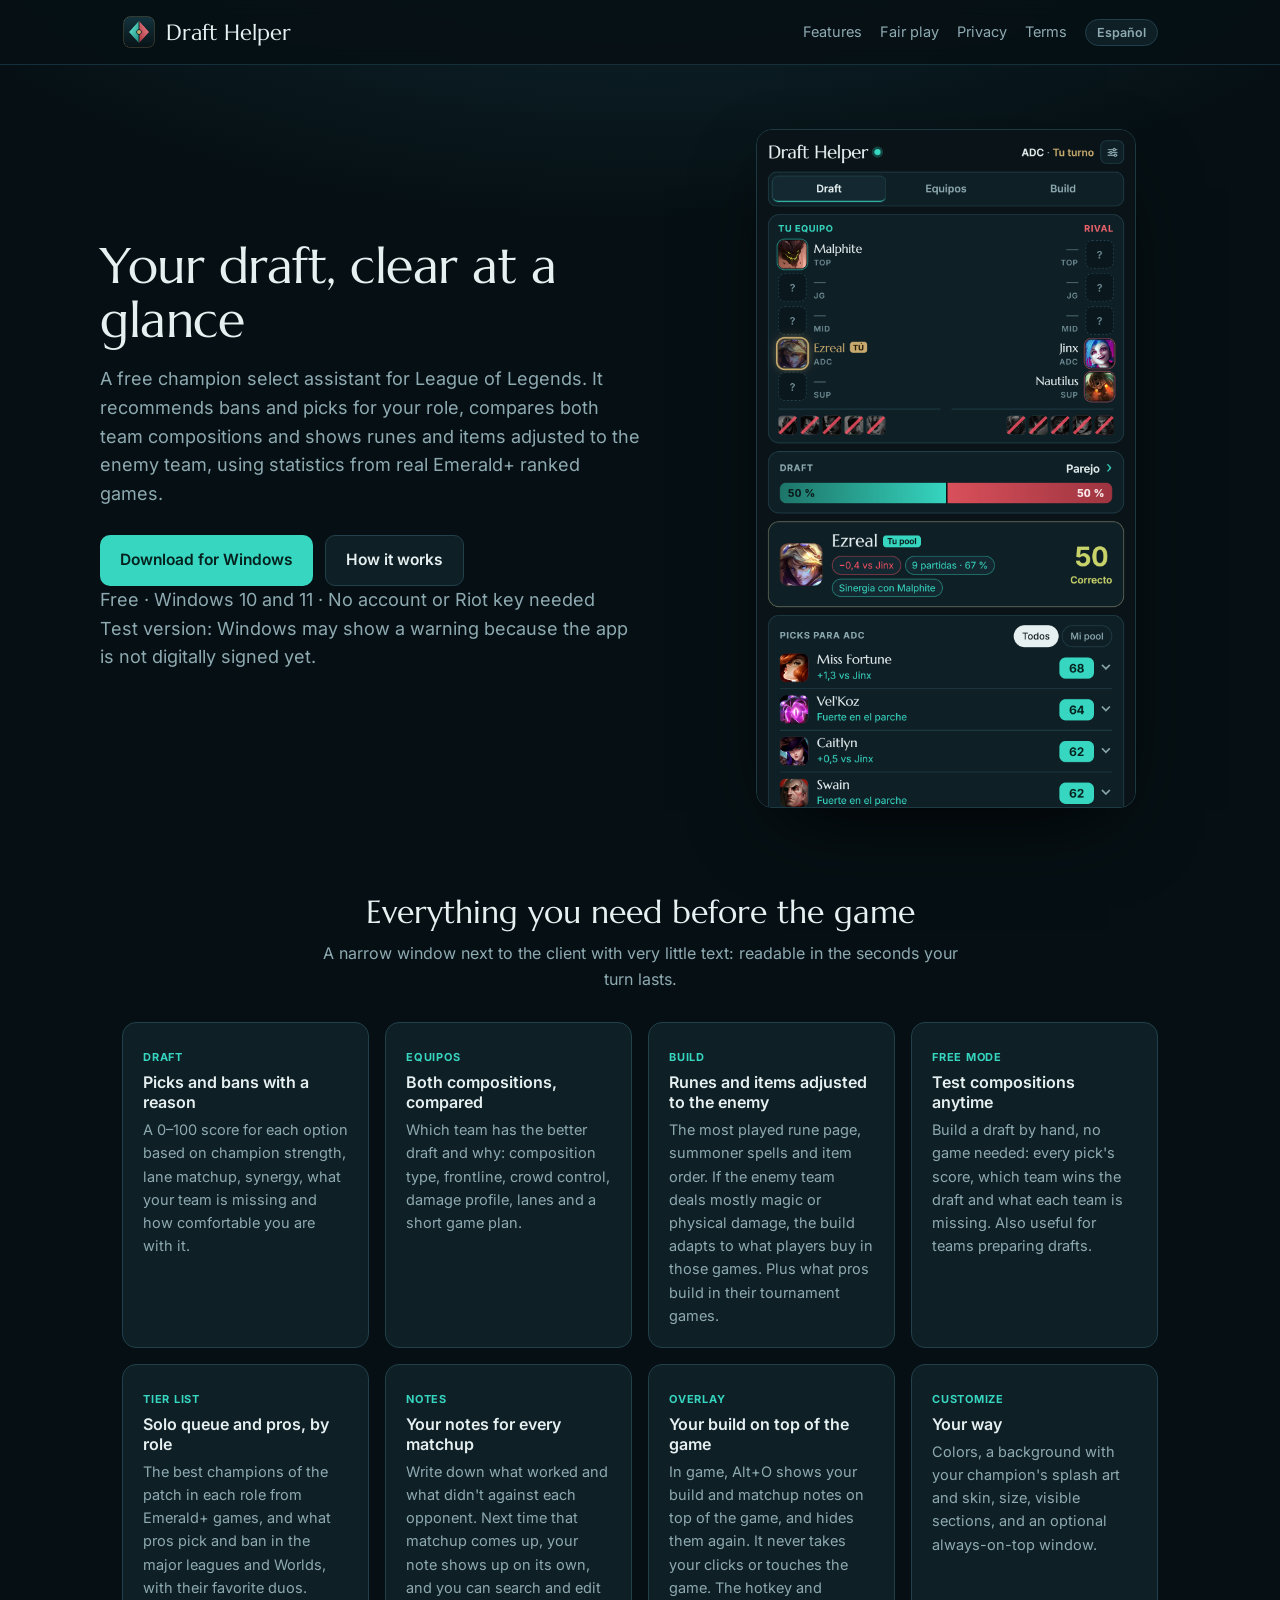
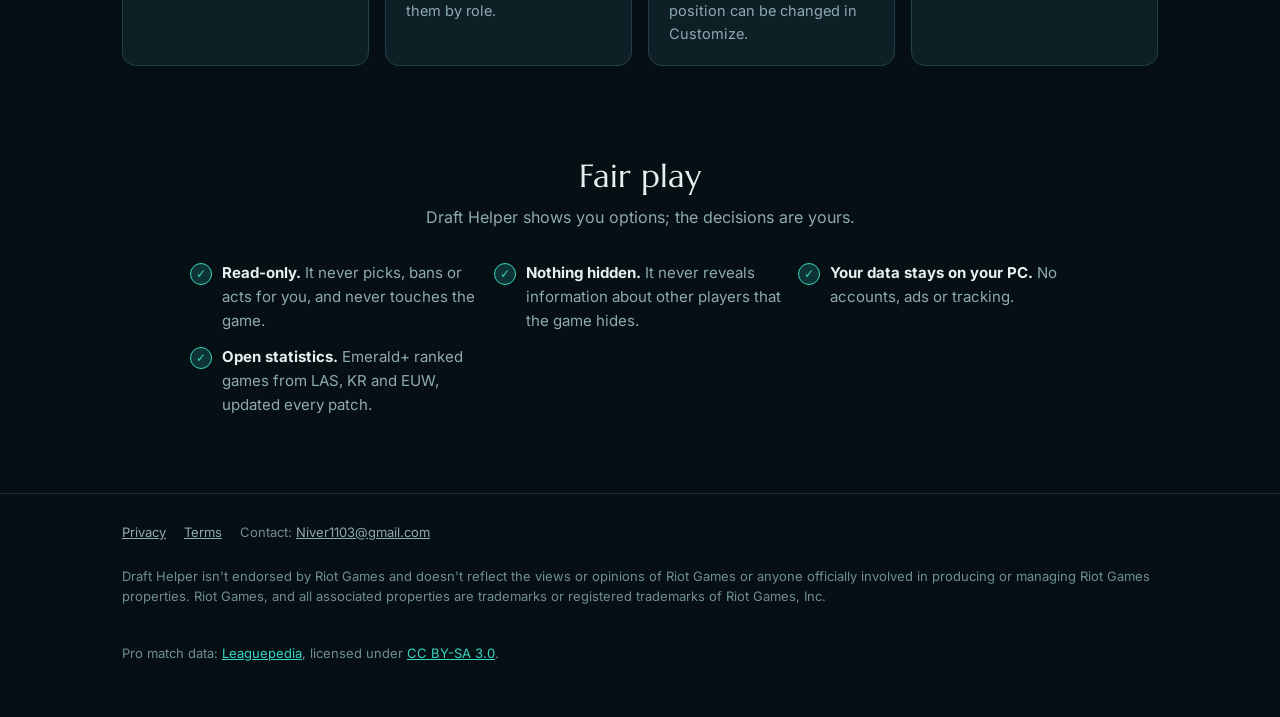
<file: index.html>
<!DOCTYPE html>
<html lang="es" data-idioma="es">
<head>
<meta charset="utf-8">
<meta name="viewport" content="width=device-width, initial-scale=1">
<title>Draft Helper · Asistente de selección de campeones para League of Legends</title>
<meta name="description" content="Asistente gratuito para la selección de campeones de League of Legends: bans, picks, composición y builds ajustadas al rival, con estadísticas de partidas reales.">
<link rel="icon" href="img/favicon.png">
<link rel="stylesheet" href="estilo.css">
<script src="idioma.js"></script>
</head>
<body>
<header><div class="contenedor">
  <a class="marca" href="index.html"><img src="img/icono.png" alt="">Draft Helper</a>
  <nav>
    <a class="extra" href="#funciones"><span lang="es">Funciones</span><span lang="en">Features</span></a>
    <a class="extra" href="#juego-limpio"><span lang="es">Juego limpio</span><span lang="en">Fair play</span></a>
    <a href="privacidad.html"><span lang="es">Privacidad</span><span lang="en">Privacy</span></a>
    <a href="terminos.html"><span lang="es">Términos</span><span lang="en">Terms</span></a>
    <button class="idioma" type="button" data-cambiar-idioma><span lang="es">English</span><span lang="en">Español</span></button>
  </nav>
</div></header>

<main>
<div class="contenedor heroe">
  <div>
    <h1><span lang="es">Tu draft, claro de un vistazo</span><span lang="en">Your draft, clear at a glance</span></h1>
    <p lang="es">Asistente gratuito para la selección de campeones de League of Legends. Recomienda bans y picks para tu rol, compara las dos composiciones y te muestra runas y objetos ajustados al rival, con estadísticas de partidas reales de Esmeralda o más.</p>
    <p lang="en">A free champion select assistant for League of Legends. It recommends bans and picks for your role, compares both team compositions and shows runes and items adjusted to the enemy team, using statistics from real Emerald+ ranked games.</p>
    <div class="botones">
      <a class="boton principal" href="https://github.com/N1V3R-fix/n1v3r-fix.github.io/releases/latest/download/DraftHelper-Instalador.exe"><span lang="es">Descargar para Windows</span><span lang="en">Download for Windows</span></a>
      <a class="boton secundario" href="#funciones"><span lang="es">Cómo funciona</span><span lang="en">How it works</span></a>
    </div>
    <p class="nota"><span lang="es">Gratis · Windows 10 y 11 · Sin cuenta ni clave de Riot</span><span lang="en">Free · Windows 10 and 11 · No account or Riot key needed</span><br>
    <span lang="es">Versión de prueba: Windows puede mostrar una advertencia porque la app todavía no tiene firma digital.</span><span lang="en">Test version: Windows may show a warning because the app is not digitally signed yet.</span></p>
  </div>
  <div class="capturas">
    <img src="img/captura-draft.png" alt="Draft Helper: pestaña Draft" width="1200" height="2150">
  </div>
</div>

<section id="funciones"><div class="contenedor">
  <h2><span lang="es">Todo lo que necesitas antes de la partida</span><span lang="en">Everything you need before the game</span></h2>
  <p class="sub"><span lang="es">Una ventana angosta al lado del cliente, con poco texto: se lee en los segundos que dura tu turno.</span><span lang="en">A narrow window next to the client with very little text: readable in the seconds your turn lasts.</span></p>
  <div class="rejilla">
    <div class="tarjeta"><span class="tag">Draft</span>
      <h3><span lang="es">Picks y bans con su razón</span><span lang="en">Picks and bans with a reason</span></h3>
      <p lang="es">Una nota de 0 a 100 para cada opción, según la fuerza del campeón, la línea, la sinergia, lo que le falta a tu equipo y tu comodidad con él.</p>
      <p lang="en">A 0–100 score for each option based on champion strength, lane matchup, synergy, what your team is missing and how comfortable you are with it.</p></div>
    <div class="tarjeta"><span class="tag">Equipos</span>
      <h3><span lang="es">Las dos composiciones, comparadas</span><span lang="en">Both compositions, compared</span></h3>
      <p lang="es">Quién llega mejor al draft y por qué: tipo de composición, frontline, control, daño, líneas y un plan corto para la partida.</p>
      <p lang="en">Which team has the better draft and why: composition type, frontline, crowd control, damage profile, lanes and a short game plan.</p></div>
    <div class="tarjeta"><span class="tag">Build</span>
      <h3><span lang="es">Runas y objetos ajustados al rival</span><span lang="en">Runes and items adjusted to the enemy</span></h3>
      <p lang="es">La página de runas, los hechizos y el orden de objetos más usados. Si el rival tiene mucho daño mágico o físico, la build cambia según lo que compran los jugadores en esas partidas. Y lo que arman los pros en sus torneos.</p>
      <p lang="en">The most played rune page, summoner spells and item order. If the enemy team deals mostly magic or physical damage, the build adapts to what players buy in those games. Plus what pros build in their tournament games.</p></div>
    <div class="tarjeta"><span class="tag" lang="es">Modo libre</span><span class="tag" lang="en">Free mode</span>
      <h3><span lang="es">Prueba composiciones cuando quieras</span><span lang="en">Test compositions anytime</span></h3>
      <p lang="es">Arma un draft a mano, sin estar en partida: la nota de cada pick, quién gana el draft y qué le falta a cada equipo. Sirve también para equipos que preparan drafts.</p>
      <p lang="en">Build a draft by hand, no game needed: every pick's score, which team wins the draft and what each team is missing. Also useful for teams preparing drafts.</p></div>
    <div class="tarjeta"><span class="tag">Tier list</span>
      <h3><span lang="es">SoloQ y pros, por rol</span><span lang="en">Solo queue and pros, by role</span></h3>
      <p lang="es">Los mejores campeones del parche en cada rol según partidas de Esmeralda o más, y lo que eligen y banean los pros en las ligas principales y el Mundial, con sus duplas favoritas.</p>
      <p lang="en">The best champions of the patch in each role from Emerald+ games, and what pros pick and ban in the major leagues and Worlds, with their favorite duos.</p></div>
    <div class="tarjeta"><span class="tag" lang="es">Notas</span><span class="tag" lang="en">Notes</span>
      <h3><span lang="es">Tus notas de cada matchup</span><span lang="en">Your notes for every matchup</span></h3>
      <p lang="es">Anota qué te sirvió y qué no contra cada rival. La próxima vez que se dé ese matchup, la nota aparece sola, y puedes buscarlas y editarlas por rol.</p>
      <p lang="en">Write down what worked and what didn't against each opponent. Next time that matchup comes up, your note shows up on its own, and you can search and edit them by role.</p></div>
    <div class="tarjeta"><span class="tag">Overlay</span>
      <h3><span lang="es">Tu build encima del juego</span><span lang="en">Your build on top of the game</span></h3>
      <p lang="es">Durante la partida, Alt+O muestra tu build y tus notas del matchup encima del juego, y las vuelve a ocultar. No recibe clics ni toca el juego. El atajo y la posición se cambian en Personalizar.</p>
      <p lang="en">In game, Alt+O shows your build and matchup notes on top of the game, and hides them again. It never takes your clicks or touches the game. The hotkey and position can be changed in Customize.</p></div>
    <div class="tarjeta"><span class="tag" lang="es">Personalizar</span><span class="tag" lang="en">Customize</span>
      <h3><span lang="es">A tu manera</span><span lang="en">Your way</span></h3>
      <p lang="es">Colores, fondo con el arte de tu campeón y su aspecto, tamaño, secciones visibles y una ventana que queda encima del juego si quieres.</p>
      <p lang="en">Colors, a background with your champion's splash art and skin, size, visible sections, and an optional always-on-top window.</p></div>
  </div>
</div></section>

<section id="juego-limpio"><div class="contenedor">
  <h2><span lang="es">Juego limpio</span><span lang="en">Fair play</span></h2>
  <p class="sub"><span lang="es">Draft Helper te muestra opciones; las decisiones son tuyas.</span><span lang="en">Draft Helper shows you options; the decisions are yours.</span></p>
  <div class="limpio">
    <div><i>✓</i><span lang="es"><b>Solo lee el cliente.</b> Nunca elige, banea ni hace nada por ti, y no toca el juego.</span><span lang="en"><b>Read-only.</b> It never picks, bans or acts for you, and never touches the game.</span></div>
    <div><i>✓</i><span lang="es"><b>Nada oculto.</b> No muestra información de otros jugadores que el juego esconde.</span><span lang="en"><b>Nothing hidden.</b> It never reveals information about other players that the game hides.</span></div>
    <div><i>✓</i><span lang="es"><b>Tus datos se quedan en tu PC.</b> Sin cuentas, publicidad ni seguimiento.</span><span lang="en"><b>Your data stays on your PC.</b> No accounts, ads or tracking.</span></div>
    <div><i>✓</i><span lang="es"><b>Estadísticas abiertas.</b> Partidas clasificatorias de Esmeralda o más en LAS, KR y EUW, actualizadas cada parche.</span><span lang="en"><b>Open statistics.</b> Emerald+ ranked games from LAS, KR and EUW, updated every patch.</span></div>
  </div>
</div></section>
</main>

<footer><div class="contenedor">
  <div class="enlaces"><a href="privacidad.html"><span lang="es">Privacidad</span><span lang="en">Privacy</span></a><a href="terminos.html"><span lang="es">Términos</span><span lang="en">Terms</span></a><span><span lang="es">Contacto</span><span lang="en">Contact</span>: <a href="mailto:Niver1103@gmail.com">Niver1103@gmail.com</a></span></div>
  <p>Draft Helper isn't endorsed by Riot Games and doesn't reflect the views or opinions of Riot Games or anyone officially involved in producing or managing Riot Games properties. Riot Games, and all associated properties are trademarks or registered trademarks of Riot Games, Inc.</p>
  <p><span lang="es">Datos de partidas profesionales: <a href="https://lol.fandom.com">Leaguepedia</a>, con licencia <a href="https://creativecommons.org/licenses/by-sa/3.0/">CC BY-SA 3.0</a>.</span><span lang="en">Pro match data: <a href="https://lol.fandom.com">Leaguepedia</a>, licensed under <a href="https://creativecommons.org/licenses/by-sa/3.0/">CC BY-SA 3.0</a>.</span></p>
</div></footer>
</body>
</html>
</file>
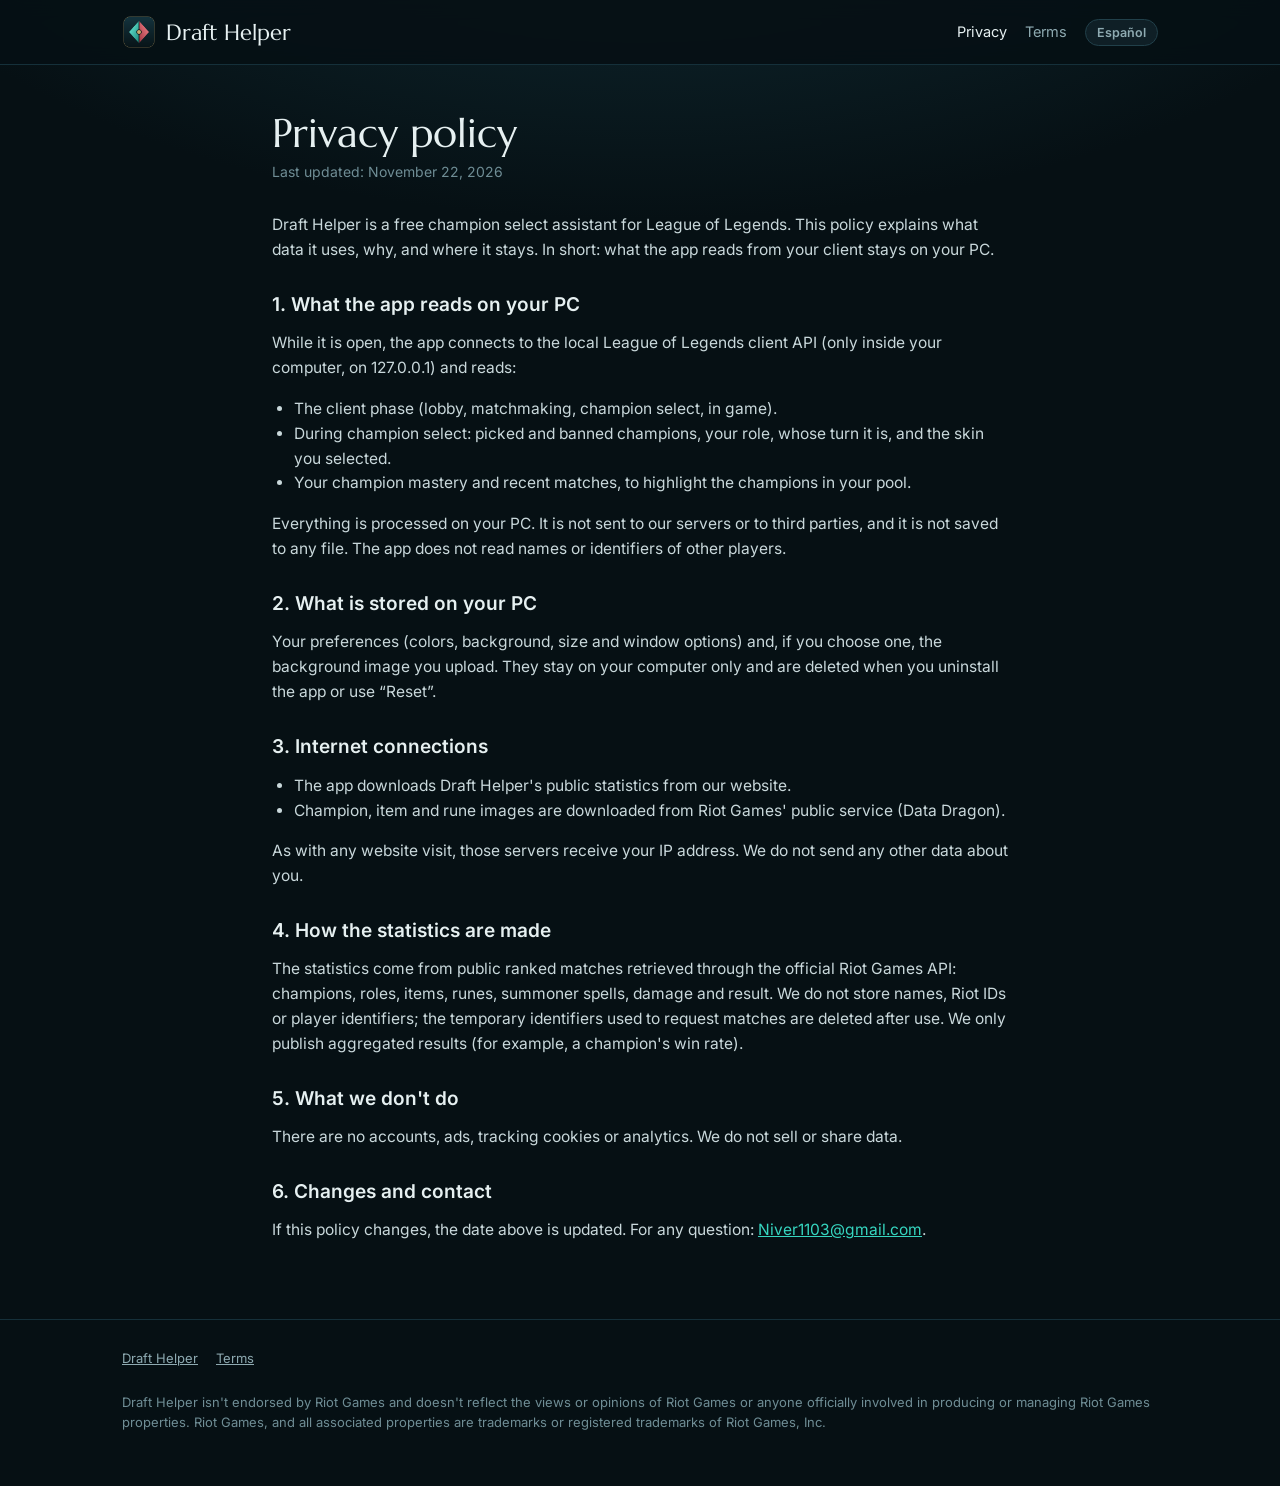
<file: privacidad.html>
<!DOCTYPE html>
<html lang="es" data-idioma="es">
<head>
<meta charset="utf-8">
<meta name="viewport" content="width=device-width, initial-scale=1">
<title>Draft Helper · Política de privacidad / Privacy policy</title>
<link rel="icon" href="img/favicon.png">
<link rel="stylesheet" href="estilo.css">
<script src="idioma.js"></script>
</head>
<body>
<header><div class="contenedor">
  <a class="marca" href="index.html"><img src="img/icono.png" alt="">Draft Helper</a>
  <nav>
    <a class="on" href="privacidad.html"><span lang="es">Privacidad</span><span lang="en">Privacy</span></a>
    <a href="terminos.html"><span lang="es">Términos</span><span lang="en">Terms</span></a>
    <button class="idioma" type="button" data-cambiar-idioma><span lang="es">English</span><span lang="en">Español</span></button>
  </nav>
</div></header>

<main class="documento">
<div lang="es">
  <h1>Política de privacidad</h1>
  <p class="fecha">Última actualización: 22 de noviembre de 2026</p>
  <p>Draft Helper es un asistente gratuito para la selección de campeones de League of Legends. Esta política explica qué datos usa, para qué y dónde quedan. En resumen: lo que la app lee de tu cliente se queda en tu PC.</p>

  <h2>1. Lo que la app lee en tu PC</h2>
  <p>Mientras está abierta, la app se conecta a la API local del cliente de League of Legends (solo dentro de tu computador, en 127.0.0.1) y lee:</p>
  <ul>
    <li>La fase del cliente (sala, búsqueda, selección, partida).</li>
    <li>Durante la selección: los campeones elegidos y baneados, tu rol, el turno, y el aspecto que elegiste.</li>
    <li>Tu maestría de campeones y tus partidas recientes, para marcar los campeones de tu pool.</li>
  </ul>
  <p>Todo se procesa en tu PC. No se envía a nuestros servidores ni a terceros, y no se guarda en ningún archivo. La app no lee nombres ni identificadores de otros jugadores.</p>

  <h2>2. Lo que se guarda en tu PC</h2>
  <p>Tus preferencias (colores, fondo, tamaño y opciones de la ventana) y, si eliges una, la imagen de fondo que subas. Quedan solo en tu computador y se borran al desinstalar la app o al usar «Restablecer».</p>

  <h2>3. Conexiones a internet</h2>
  <ul>
    <li>La app descarga las estadísticas públicas de Draft Helper desde nuestro sitio.</li>
    <li>Las imágenes de campeones, objetos y runas se descargan del servicio público de Riot Games (Data Dragon).</li>
  </ul>
  <p>Como cualquier visita a un sitio web, esos servidores reciben tu dirección IP. No enviamos ningún otro dato tuyo.</p>

  <h2>4. Cómo se hacen las estadísticas</h2>
  <p>Las estadísticas salen de partidas clasificatorias públicas obtenidas con la API oficial de Riot Games: campeones, roles, objetos, runas, hechizos, daño y resultado. No guardamos nombres, Riot ID ni identificadores de jugadores; los identificadores temporales que se usan para pedir las partidas se borran después de usarlos. Solo publicamos resultados agregados (por ejemplo, el porcentaje de victorias de un campeón).</p>

  <h2>5. Lo que no hacemos</h2>
  <p>No hay cuentas, publicidad, cookies de seguimiento ni analítica. No vendemos ni compartimos datos.</p>

  <h2>6. Cambios y contacto</h2>
  <p>Si esta política cambia, la fecha de arriba se actualiza. Para cualquier consulta: <a href="mailto:Niver1103@gmail.com">Niver1103@gmail.com</a>.</p>
</div>

<div lang="en">
  <h1>Privacy policy</h1>
  <p class="fecha">Last updated: November 22, 2026</p>
  <p>Draft Helper is a free champion select assistant for League of Legends. This policy explains what data it uses, why, and where it stays. In short: what the app reads from your client stays on your PC.</p>

  <h2>1. What the app reads on your PC</h2>
  <p>While it is open, the app connects to the local League of Legends client API (only inside your computer, on 127.0.0.1) and reads:</p>
  <ul>
    <li>The client phase (lobby, matchmaking, champion select, in game).</li>
    <li>During champion select: picked and banned champions, your role, whose turn it is, and the skin you selected.</li>
    <li>Your champion mastery and recent matches, to highlight the champions in your pool.</li>
  </ul>
  <p>Everything is processed on your PC. It is not sent to our servers or to third parties, and it is not saved to any file. The app does not read names or identifiers of other players.</p>

  <h2>2. What is stored on your PC</h2>
  <p>Your preferences (colors, background, size and window options) and, if you choose one, the background image you upload. They stay on your computer only and are deleted when you uninstall the app or use “Reset”.</p>

  <h2>3. Internet connections</h2>
  <ul>
    <li>The app downloads Draft Helper's public statistics from our website.</li>
    <li>Champion, item and rune images are downloaded from Riot Games' public service (Data Dragon).</li>
  </ul>
  <p>As with any website visit, those servers receive your IP address. We do not send any other data about you.</p>

  <h2>4. How the statistics are made</h2>
  <p>The statistics come from public ranked matches retrieved through the official Riot Games API: champions, roles, items, runes, summoner spells, damage and result. We do not store names, Riot IDs or player identifiers; the temporary identifiers used to request matches are deleted after use. We only publish aggregated results (for example, a champion's win rate).</p>

  <h2>5. What we don't do</h2>
  <p>There are no accounts, ads, tracking cookies or analytics. We do not sell or share data.</p>

  <h2>6. Changes and contact</h2>
  <p>If this policy changes, the date above is updated. For any question: <a href="mailto:Niver1103@gmail.com">Niver1103@gmail.com</a>.</p>
</div>
</main>

<footer><div class="contenedor">
  <div class="enlaces"><a href="index.html">Draft Helper</a><a href="terminos.html"><span lang="es">Términos</span><span lang="en">Terms</span></a></div>
  <p>Draft Helper isn't endorsed by Riot Games and doesn't reflect the views or opinions of Riot Games or anyone officially involved in producing or managing Riot Games properties. Riot Games, and all associated properties are trademarks or registered trademarks of Riot Games, Inc.</p>
</div></footer>
</body>
</html>
</file>
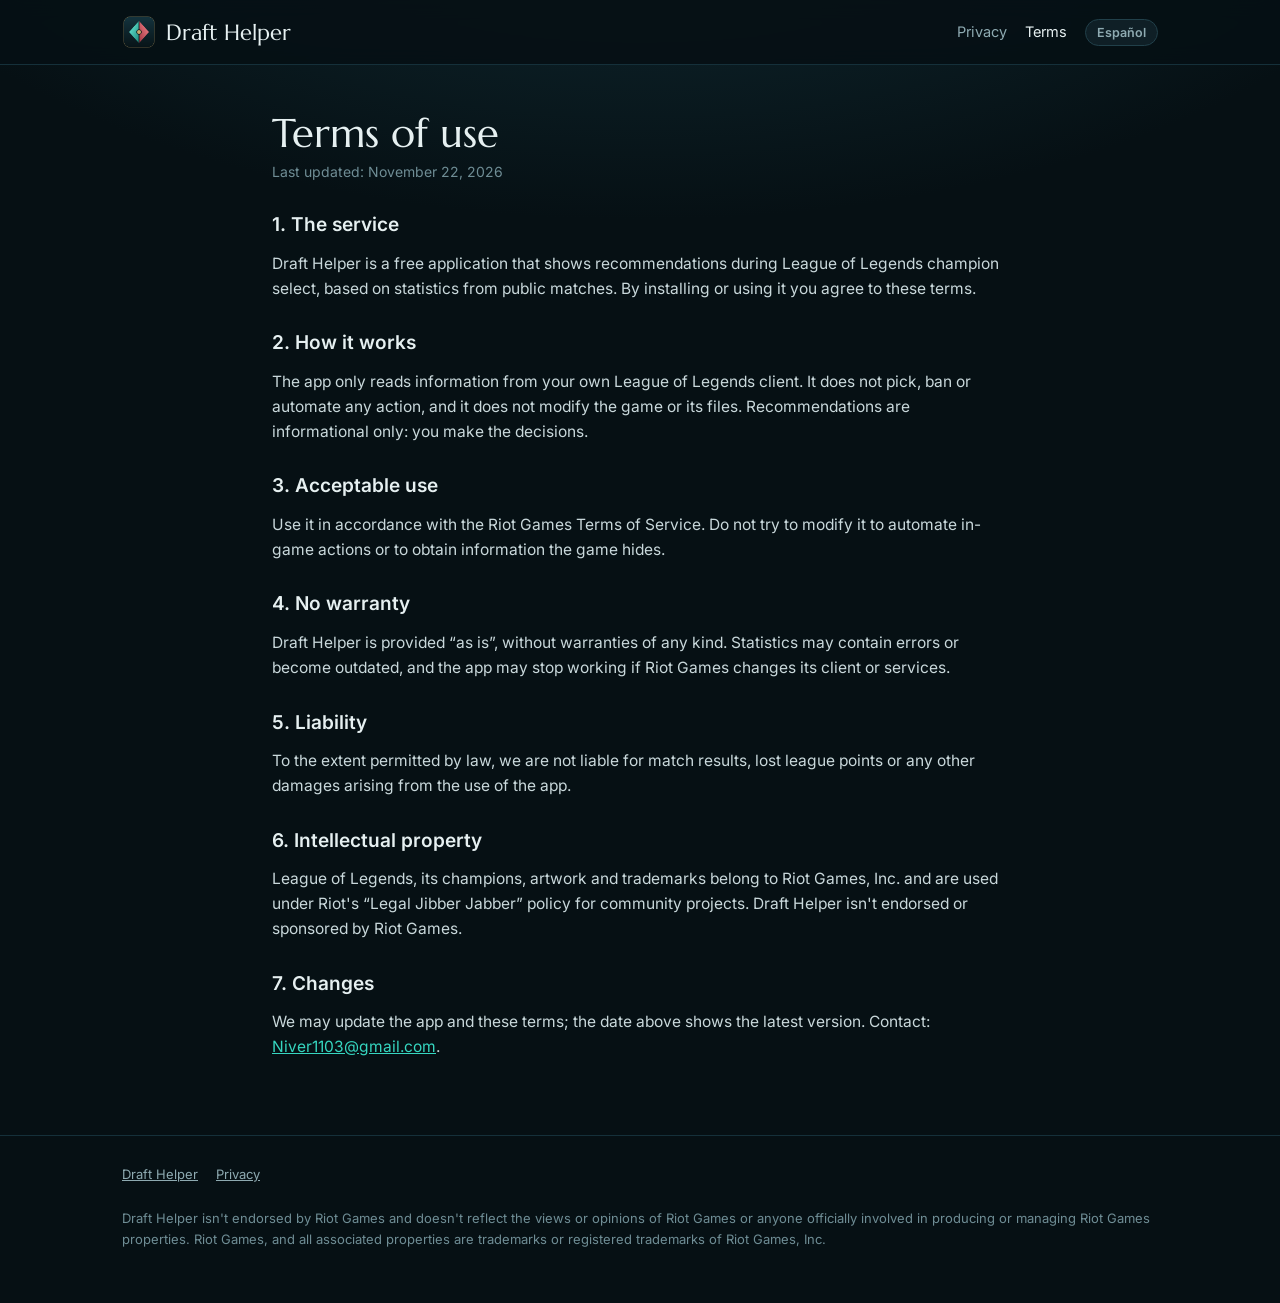
<file: terminos.html>
<!DOCTYPE html>
<html lang="es" data-idioma="es">
<head>
<meta charset="utf-8">
<meta name="viewport" content="width=device-width, initial-scale=1">
<title>Draft Helper · Términos de uso / Terms of use</title>
<link rel="icon" href="img/favicon.png">
<link rel="stylesheet" href="estilo.css">
<script src="idioma.js"></script>
</head>
<body>
<header><div class="contenedor">
  <a class="marca" href="index.html"><img src="img/icono.png" alt="">Draft Helper</a>
  <nav>
    <a href="privacidad.html"><span lang="es">Privacidad</span><span lang="en">Privacy</span></a>
    <a class="on" href="terminos.html"><span lang="es">Términos</span><span lang="en">Terms</span></a>
    <button class="idioma" type="button" data-cambiar-idioma><span lang="es">English</span><span lang="en">Español</span></button>
  </nav>
</div></header>

<main class="documento">
<div lang="es">
  <h1>Términos de uso</h1>
  <p class="fecha">Última actualización: 22 de noviembre de 2026</p>

  <h2>1. El servicio</h2>
  <p>Draft Helper es una aplicación gratuita que muestra recomendaciones durante la selección de campeones de League of Legends, a partir de estadísticas de partidas públicas. Al instalarla o usarla aceptas estos términos.</p>

  <h2>2. Cómo funciona</h2>
  <p>La app solo lee información de tu propio cliente de League of Legends. No elige, no banea, no automatiza ninguna acción y no modifica el juego ni sus archivos. Las recomendaciones son orientativas: las decisiones las tomas tú.</p>

  <h2>3. Uso aceptable</h2>
  <p>Úsala de acuerdo con los Términos de servicio de Riot Games. No intentes modificarla para automatizar acciones en el juego ni para obtener información que el juego oculta.</p>

  <h2>4. Sin garantía</h2>
  <p>Draft Helper se entrega «tal cual», sin garantías de ningún tipo. Las estadísticas pueden tener errores o quedar desactualizadas, y la app puede dejar de funcionar si Riot Games cambia su cliente o sus servicios.</p>

  <h2>5. Responsabilidad</h2>
  <p>En la medida permitida por la ley, no somos responsables por resultados de partidas, pérdidas de puntos de liga ni otros daños derivados del uso de la app.</p>

  <h2>6. Propiedad intelectual</h2>
  <p>League of Legends, sus campeones, imágenes y marcas pertenecen a Riot Games, Inc. y se usan según su política para proyectos de la comunidad («Legal Jibber Jabber»). Draft Helper no está respaldado ni patrocinado por Riot Games.</p>

  <h2>7. Cambios</h2>
  <p>Podemos actualizar la app y estos términos; la fecha de arriba indica la última versión. Contacto: <a href="mailto:Niver1103@gmail.com">Niver1103@gmail.com</a>.</p>
</div>

<div lang="en">
  <h1>Terms of use</h1>
  <p class="fecha">Last updated: November 22, 2026</p>

  <h2>1. The service</h2>
  <p>Draft Helper is a free application that shows recommendations during League of Legends champion select, based on statistics from public matches. By installing or using it you agree to these terms.</p>

  <h2>2. How it works</h2>
  <p>The app only reads information from your own League of Legends client. It does not pick, ban or automate any action, and it does not modify the game or its files. Recommendations are informational only: you make the decisions.</p>

  <h2>3. Acceptable use</h2>
  <p>Use it in accordance with the Riot Games Terms of Service. Do not try to modify it to automate in-game actions or to obtain information the game hides.</p>

  <h2>4. No warranty</h2>
  <p>Draft Helper is provided “as is”, without warranties of any kind. Statistics may contain errors or become outdated, and the app may stop working if Riot Games changes its client or services.</p>

  <h2>5. Liability</h2>
  <p>To the extent permitted by law, we are not liable for match results, lost league points or any other damages arising from the use of the app.</p>

  <h2>6. Intellectual property</h2>
  <p>League of Legends, its champions, artwork and trademarks belong to Riot Games, Inc. and are used under Riot's “Legal Jibber Jabber” policy for community projects. Draft Helper isn't endorsed or sponsored by Riot Games.</p>

  <h2>7. Changes</h2>
  <p>We may update the app and these terms; the date above shows the latest version. Contact: <a href="mailto:Niver1103@gmail.com">Niver1103@gmail.com</a>.</p>
</div>
</main>

<footer><div class="contenedor">
  <div class="enlaces"><a href="index.html">Draft Helper</a><a href="privacidad.html"><span lang="es">Privacidad</span><span lang="en">Privacy</span></a></div>
  <p>Draft Helper isn't endorsed by Riot Games and doesn't reflect the views or opinions of Riot Games or anyone officially involved in producing or managing Riot Games properties. Riot Games, and all associated properties are trademarks or registered trademarks of Riot Games, Inc.</p>
</div></footer>
</body>
</html>
</file>
<file: estilo.css>
/* Sitio de Draft Helper: misma identidad que la app (fondo verde azulado oscuro, turquesa, Marcellus e Inter). */
@font-face{font-family:Inter;font-style:normal;font-weight:400 700;font-display:swap;src:url(fuentes/inter-latin.woff2) format('woff2');unicode-range:U+0000-00FF,U+0131,U+0152-0153,U+02BB-02BC,U+02C6,U+02DA,U+02DC,U+0304,U+0308,U+0329,U+2000-206F,U+20AC,U+2122,U+2191,U+2193,U+2212,U+2215,U+FEFF,U+FFFD}
@font-face{font-family:Inter;font-style:normal;font-weight:400 700;font-display:swap;src:url(fuentes/inter-latin-ext.woff2) format('woff2');unicode-range:U+0100-02BA,U+02BD-02C5,U+02C7-02CC,U+02CE-02D7,U+02DD-02FF,U+0304,U+0308,U+0329,U+1D00-1DBF,U+1E00-1E9F,U+1EF2-1EFF,U+2020,U+20A0-20AB,U+20AD-20C0,U+2113,U+2C60-2C7F,U+A720-A7FF}
@font-face{font-family:Marcellus;font-style:normal;font-weight:400;font-display:swap;src:url(fuentes/marcellus-latin.woff2) format('woff2');unicode-range:U+0000-00FF,U+0131,U+0152-0153,U+02BB-02BC,U+02C6,U+02DA,U+02DC,U+0304,U+0308,U+0329,U+2000-206F,U+20AC,U+2122,U+2191,U+2193,U+2212,U+2215,U+FEFF,U+FFFD}
:root{color-scheme:dark;--bg:#0a1418;--pan:#0f1f26;--pan2:#132830;--line:#21404a;--ink:#e6f0f1;--mut:#8eaab1;--tenue:#6f8d95;--acc:#36d6c0;--riv:#f0646e;--gold:#c8aa6e}
*{box-sizing:border-box}
html,body{margin:0}
body{background:#061014 radial-gradient(1200px 600px at 50% -200px,#123039 0%,transparent 70%) no-repeat;color:var(--ink);font:16px/1.6 Inter,system-ui,sans-serif}
a{color:var(--acc)}
img{display:block;max-width:100%}
.contenedor{max-width:1080px;margin:0 auto;padding:0 22px}
/* idioma: cada texto viene en español e inglés; se muestra uno */
html[data-idioma="es"] [lang="en"],html[data-idioma="en"] [lang="es"]{display:none!important}
header{position:sticky;top:0;z-index:5;background:#061014e6;backdrop-filter:blur(10px);border-bottom:1px solid #15303a}
header .contenedor{display:flex;align-items:center;gap:12px;min-height:64px}
.marca{display:flex;align-items:center;gap:10px;color:var(--ink);text-decoration:none;font:400 22px Marcellus,Georgia,serif}
.marca img{width:34px;height:34px}
nav{margin-left:auto;display:flex;align-items:center;gap:18px;font-size:14.5px}
nav a{color:var(--mut);text-decoration:none}
nav a:hover,nav a.on{color:var(--ink)}
.idioma{font:600 12.5px Inter,sans-serif;color:var(--mut);background:var(--pan);border:1px solid var(--line);border-radius:999px;padding:5px 11px;cursor:pointer}
.idioma:hover{color:var(--ink)}
.heroe{display:grid;grid-template-columns:1.1fr .9fr;gap:40px;align-items:center;padding:64px 0 40px}
.heroe h1{font:400 50px/1.08 Marcellus,Georgia,serif;margin:0 0 18px;letter-spacing:-.01em}
.heroe p{font-size:18px;color:var(--mut);margin:0 0 26px;max-width:540px}
.botones{display:flex;flex-wrap:wrap;gap:12px}
.boton{display:inline-flex;align-items:center;gap:8px;font-weight:600;font-size:15.5px;text-decoration:none;border-radius:10px;padding:12px 20px}
.boton.principal{background:var(--acc);color:#04211d}
.boton.secundario{border:1px solid var(--line);color:var(--ink);background:var(--pan)}
.nota{font-size:13px;color:var(--tenue);margin-top:12px}
.capturas{display:flex;justify-content:center;gap:16px}
.capturas img{width:100%;max-width:380px;height:auto;border-radius:16px;border:1px solid #1d3942;box-shadow:0 30px 80px -28px #000}
section{padding:46px 0}
section h2{font:400 32px/1.15 Marcellus,Georgia,serif;margin:0 0 10px;text-align:center}
section>.contenedor>p.sub{color:var(--mut);text-align:center;max-width:640px;margin:0 auto 30px}
.rejilla{display:grid;grid-template-columns:repeat(auto-fit,minmax(230px,1fr));gap:16px}
.tarjeta{background:var(--pan);border:1px solid var(--line);border-radius:14px;padding:20px}
.tarjeta h3{font:600 16px Inter,sans-serif;margin:0 0 6px}
.tarjeta p{margin:0;color:var(--mut);font-size:14.5px}
.tarjeta .tag{display:inline-block;font:700 11px Inter,sans-serif;letter-spacing:.07em;text-transform:uppercase;color:var(--acc);margin-bottom:8px}
.limpio{display:grid;grid-template-columns:repeat(auto-fit,minmax(260px,1fr));gap:12px;max-width:900px;margin:0 auto}
.limpio div{display:flex;gap:10px;align-items:flex-start;font-size:15px;color:var(--mut)}
.limpio b{color:var(--ink)}
.limpio i{flex:none;width:22px;height:22px;border-radius:50%;background:color-mix(in srgb,var(--acc) 18%,transparent);border:1px solid var(--acc);display:grid;place-items:center;font-style:normal;font-size:12px;color:var(--acc);margin-top:2px}
/* páginas de texto (privacidad y términos) */
.documento{max-width:780px;margin:0 auto;padding:46px 22px 30px}
.documento h1{font:400 40px/1.1 Marcellus,Georgia,serif;margin:0 0 6px}
.documento .fecha{color:var(--tenue);font-size:14px;margin:0 0 30px}
.documento h2{font:600 19px Inter,sans-serif;margin:30px 0 8px;text-align:left}
.documento p,.documento li{color:#c9d8db;font-size:15.5px}
.documento ul{padding-left:22px}
footer{border-top:1px solid #15303a;margin-top:30px;padding:28px 0 40px;font-size:13px;color:var(--tenue)}
footer .contenedor{display:flex;flex-direction:column;gap:10px}
footer .enlaces{display:flex;gap:18px;flex-wrap:wrap}
footer .enlaces a{color:var(--mut)}
@media (max-width:820px){
  .heroe{grid-template-columns:1fr;padding-top:40px}
  .heroe h1{font-size:38px}
  nav a.extra{display:none}
}
</file>
